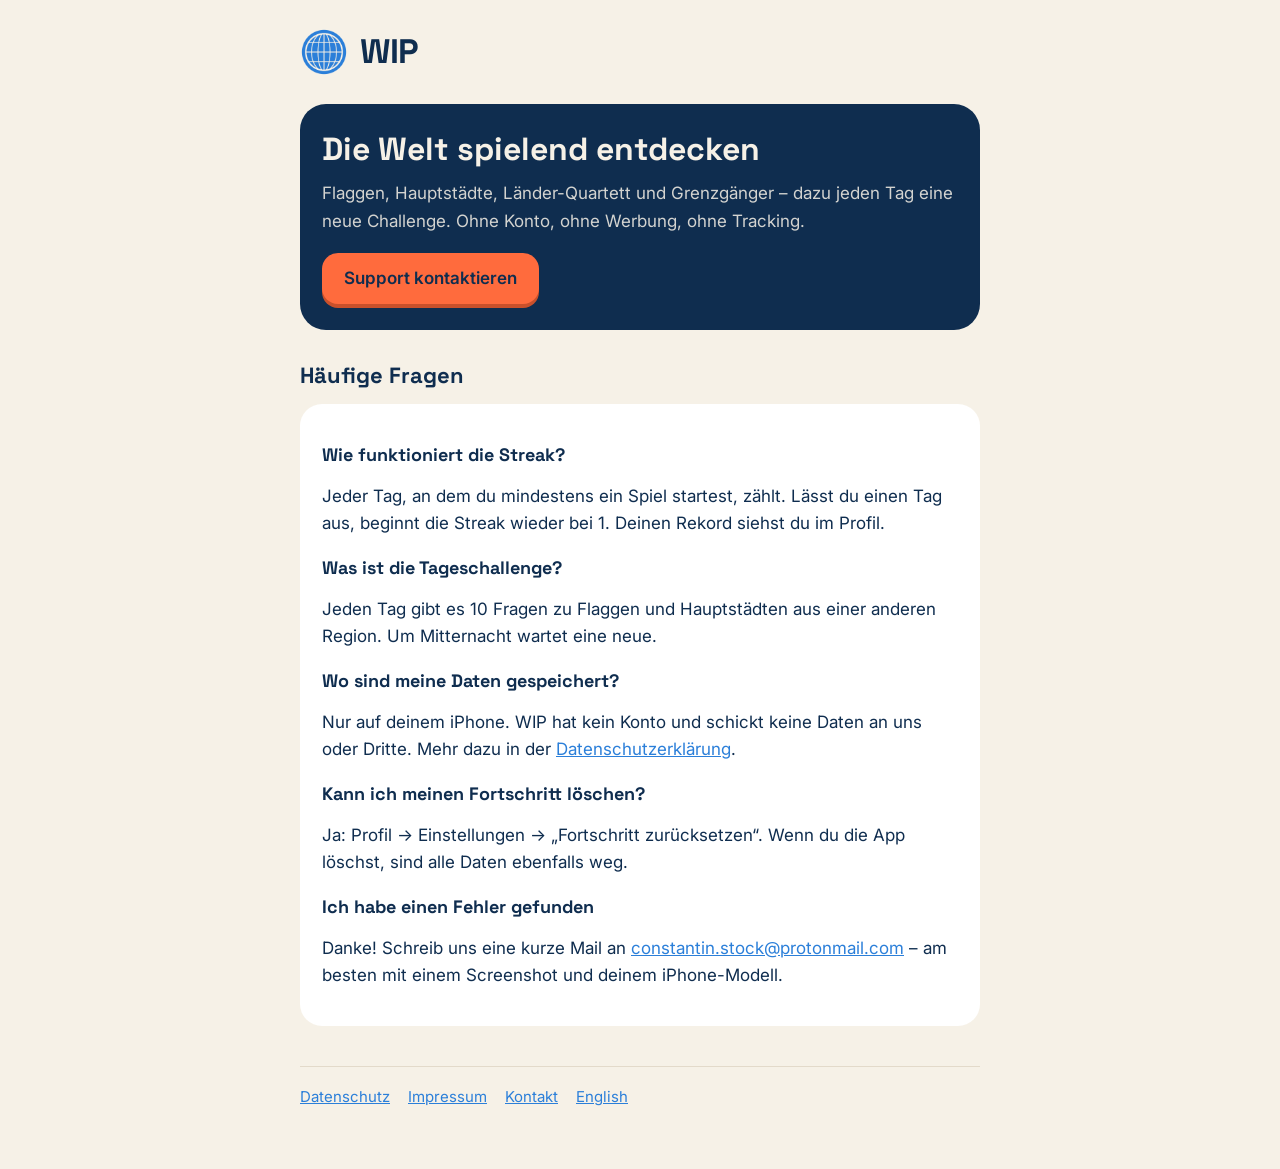
<file: index.html>
<!doctype html>
<html lang="de">
<head>
<meta charset="utf-8">
<meta name="viewport" content="width=device-width, initial-scale=1">
<title>WIP – Support</title>
<meta name="description" content="WIP – das Geografie-Quiz für Flaggen, Hauptstädte, Quartett und Grenzgänger. Hilfe und Kontakt.">
<link rel="stylesheet" href="style.css">
</head>
<body>
<div class="wrap">
  <header><a href="index.html"><img src="logo.png" alt=""><span class="brand">WIP</span></a></header>

  <section class="hero">
    <h1>Die Welt spielend entdecken</h1>
    <p>Flaggen, Hauptstädte, Länder-Quartett und Grenzgänger – dazu jeden Tag eine neue Challenge. Ohne Konto, ohne Werbung, ohne Tracking.</p>
    <a class="button" href="mailto:constantin.stock@protonmail.com?subject=WIP%20Support">Support kontaktieren</a>
  </section>

  <h2>Häufige Fragen</h2>

  <div class="card">
    <h3>Wie funktioniert die Streak?</h3>
    <p>Jeder Tag, an dem du mindestens ein Spiel startest, zählt. Lässt du einen Tag aus, beginnt die Streak wieder bei 1. Deinen Rekord siehst du im Profil.</p>

    <h3>Was ist die Tageschallenge?</h3>
    <p>Jeden Tag gibt es 10 Fragen zu Flaggen und Hauptstädten aus einer anderen Region. Um Mitternacht wartet eine neue.</p>

    <h3>Wo sind meine Daten gespeichert?</h3>
    <p>Nur auf deinem iPhone. WIP hat kein Konto und schickt keine Daten an uns oder Dritte. Mehr dazu in der <a href="datenschutz.html">Datenschutzerklärung</a>.</p>

    <h3>Kann ich meinen Fortschritt löschen?</h3>
    <p>Ja: Profil → Einstellungen → „Fortschritt zurücksetzen“. Wenn du die App löschst, sind alle Daten ebenfalls weg.</p>

    <h3>Ich habe einen Fehler gefunden</h3>
    <p>Danke! Schreib uns eine kurze Mail an <a href="mailto:constantin.stock@protonmail.com?subject=WIP%20Fehler">constantin.stock@protonmail.com</a> – am besten mit einem Screenshot und deinem iPhone-Modell.</p>
  </div>

  <nav>
    <a href="datenschutz.html">Datenschutz</a>
    <a href="impressum.html">Impressum</a>
    <a href="mailto:constantin.stock@protonmail.com">Kontakt</a>
    <a href="en/index.html" lang="en">English</a>
  </nav>
</div>
</body>
</html>
</file>
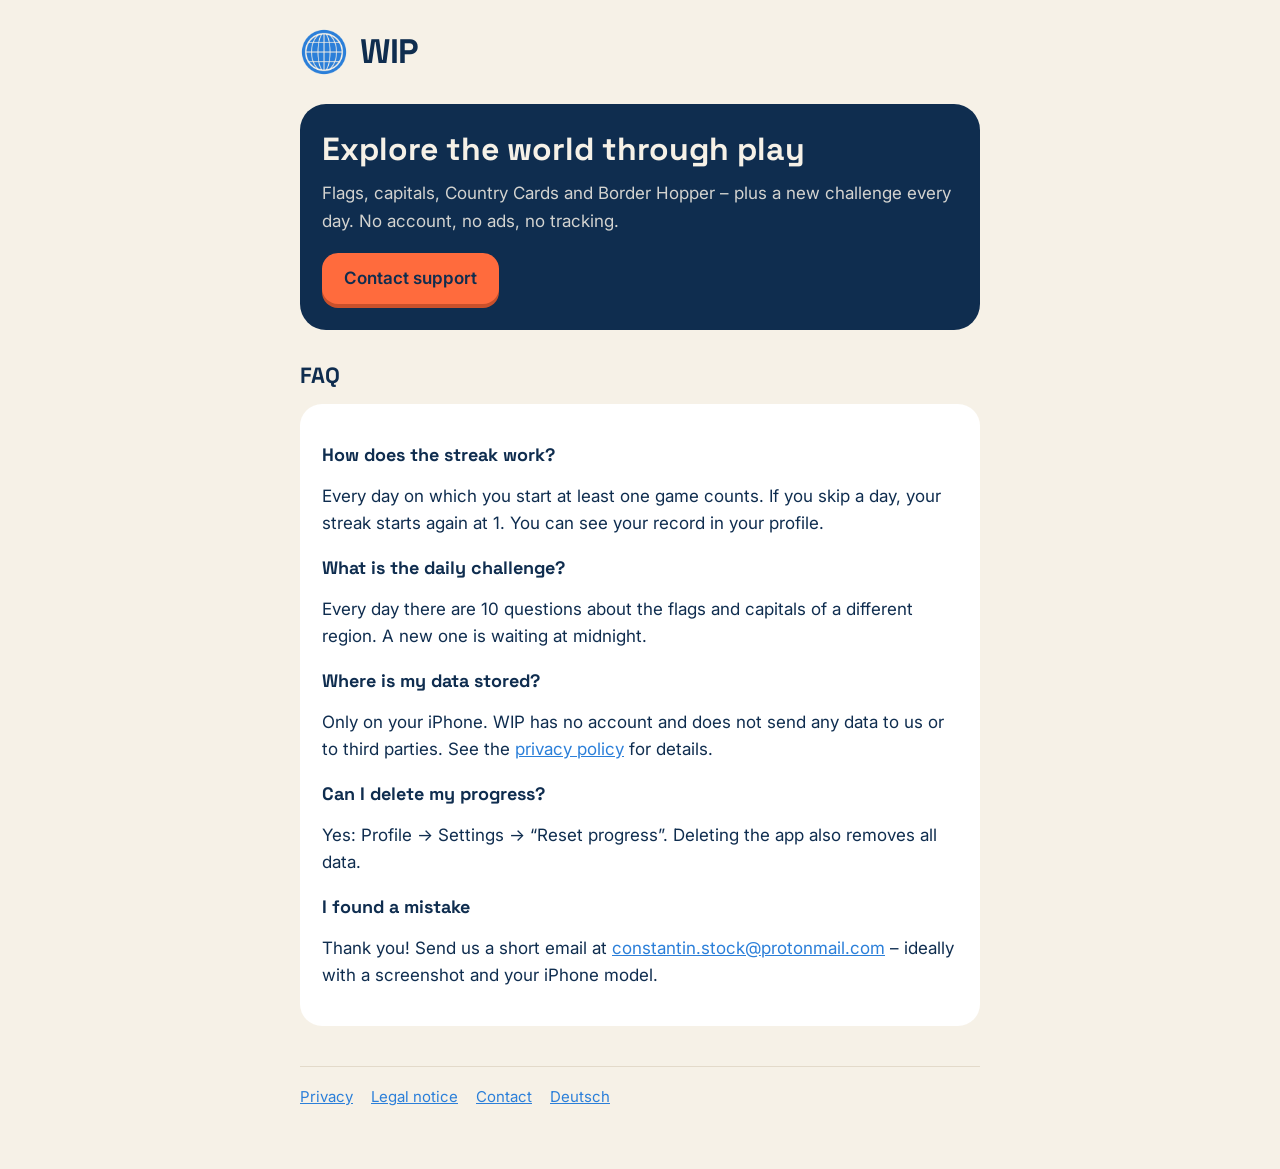
<file: en/index.html>
<!doctype html>
<html lang="en">
<head>
<meta charset="utf-8">
<meta name="viewport" content="width=device-width, initial-scale=1">
<title>WIP – Support</title>
<meta name="description" content="WIP – the geography quiz for flags, capitals, Country Cards and Border Hopper. Help and contact.">
<link rel="stylesheet" href="../style.css">
</head>
<body>
<div class="wrap">
  <header><a href="index.html"><img src="../logo.png" alt=""><span class="brand">WIP</span></a></header>

  <section class="hero">
    <h1>Explore the world through play</h1>
    <p>Flags, capitals, Country Cards and Border Hopper – plus a new challenge every day. No account, no ads, no tracking.</p>
    <a class="button" href="mailto:constantin.stock@protonmail.com?subject=WIP%20Support">Contact support</a>
  </section>

  <h2>FAQ</h2>

  <div class="card">
    <h3>How does the streak work?</h3>
    <p>Every day on which you start at least one game counts. If you skip a day, your streak starts again at 1. You can see your record in your profile.</p>

    <h3>What is the daily challenge?</h3>
    <p>Every day there are 10 questions about the flags and capitals of a different region. A new one is waiting at midnight.</p>

    <h3>Where is my data stored?</h3>
    <p>Only on your iPhone. WIP has no account and does not send any data to us or to third parties. See the <a href="privacy.html">privacy policy</a> for details.</p>

    <h3>Can I delete my progress?</h3>
    <p>Yes: Profile → Settings → “Reset progress”. Deleting the app also removes all data.</p>

    <h3>I found a mistake</h3>
    <p>Thank you! Send us a short email at <a href="mailto:constantin.stock@protonmail.com?subject=WIP%20Bug">constantin.stock@protonmail.com</a> – ideally with a screenshot and your iPhone model.</p>
  </div>

  <nav>
    <a href="privacy.html">Privacy</a>
    <a href="../impressum.html">Legal notice</a>
    <a href="mailto:constantin.stock@protonmail.com">Contact</a>
    <a href="../index.html" lang="de">Deutsch</a>
  </nav>
</div>
</body>
</html>
</file>
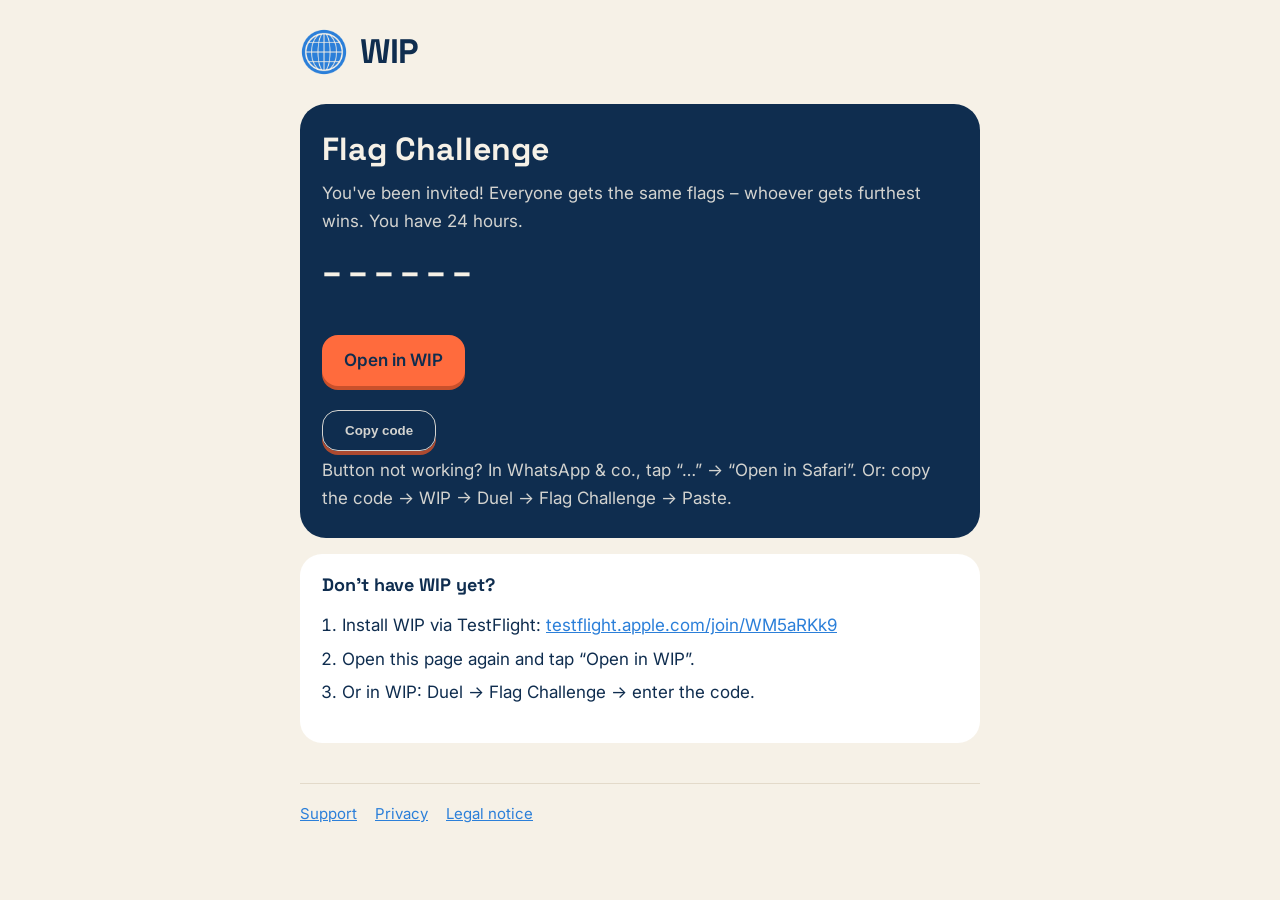
<file: c.html>
<!doctype html>
<html lang="de">
<head>
<meta charset="utf-8">
<meta name="viewport" content="width=device-width, initial-scale=1">
<title>WIP – Flaggen-Challenge</title>
<meta name="description" content="Du wurdest zu einer Flaggen-Challenge in WIP eingeladen. / You've been invited to a Flag Challenge in WIP.">
<meta property="og:title" content="Flaggen-Challenge in WIP">
<meta property="og:description" content="Gleiche Flaggen für alle – wer am weitesten kommt, gewinnt. 24 Stunden Zeit.">
<meta property="og:image" content="https://constistock.github.io/wipquiz/logo.png">
<link rel="stylesheet" href="style.css">
<style>
  .code { font-family: "Space Grotesk", sans-serif; font-size: 34px; font-weight: 700; letter-spacing: 6px; margin: 10px 0 18px; }
  .steps { padding-left: 20px; } .steps li { margin: 6px 0; }
</style>
</head>
<body>
<div class="wrap">
  <header><a href="index.html"><img src="logo.png" alt=""><span class="brand">WIP</span></a></header>

  <section class="hero">
    <h1 id="title">Flaggen-Challenge</h1>
    <p id="lead">Du wurdest eingeladen! Alle bekommen dieselben Flaggen – wer am weitesten kommt, gewinnt. Ihr habt 24 Stunden Zeit.</p>
    <div class="code" id="code">––––––</div>
    <a class="button" id="open" href="#">In WIP öffnen</a>
    <p><button id="copy" class="button" style="background:transparent;color:inherit;border:1.5px solid currentColor">Code kopieren</button></p>
    <p class="muted" id="hint">Klappt der Knopf nicht? In WhatsApp &amp; Co. oben auf „…“ → „In Safari öffnen“ tippen. Oder: Code kopieren → WIP → Duell → Flaggen-Challenge → Einfügen.</p>
  </section>

  <div class="card">
    <h3 id="h-noapp" style="margin-top:0">Noch kein WIP?</h3>
    <ol class="steps" id="steps">
      <li>WIP über TestFlight installieren: <a href="https://testflight.apple.com/join/WM5aRKk9">testflight.apple.com/join/WM5aRKk9</a></li>
      <li>Diese Seite nochmal öffnen und auf „In WIP öffnen“ tippen.</li>
      <li>Oder in WIP: Duell → Flaggen-Challenge → Code eingeben.</li>
    </ol>
  </div>

  <nav>
    <a href="index.html" id="l-support">Support</a>
    <a href="datenschutz.html" id="l-privacy">Datenschutz</a>
    <a href="impressum.html" id="l-imprint">Impressum</a>
  </nav>
</div>
<script>
  // Code aus dem Link (#ABC123) lesen; nur Buchstaben und Ziffern zulassen.
  var code = (location.hash || "").replace("#", "").toUpperCase().replace(/[^A-Z0-9]/g, "").slice(0, 6);
  if (code) {
    document.getElementById("code").textContent = code;
    document.getElementById("open").href = "wipquiz://challenge/" + code;
  }
  document.getElementById("copy").addEventListener("click", function () {
    if (!code) return;
    var b = this;
    (navigator.clipboard ? navigator.clipboard.writeText(code) : Promise.reject()).then(function () {
      b.textContent = b.dataset.done || "Kopiert ✓";
    }).catch(function () { b.textContent = code; });
  });
  if (!(navigator.language || "de").toLowerCase().startsWith("de")) {
    document.documentElement.lang = "en";
    document.title = "WIP – Flag Challenge";
    document.getElementById("title").textContent = "Flag Challenge";
    document.getElementById("lead").textContent = "You've been invited! Everyone gets the same flags – whoever gets furthest wins. You have 24 hours.";
    document.getElementById("open").textContent = "Open in WIP";
    document.getElementById("copy").textContent = "Copy code";
    document.getElementById("copy").dataset.done = "Copied ✓";
    document.getElementById("hint").textContent = "Button not working? In WhatsApp & co., tap “…” → “Open in Safari”. Or: copy the code → WIP → Duel → Flag Challenge → Paste.";
    document.getElementById("h-noapp").textContent = "Don't have WIP yet?";
    document.getElementById("steps").innerHTML =
      '<li>Install WIP via TestFlight: <a href="https://testflight.apple.com/join/WM5aRKk9">testflight.apple.com/join/WM5aRKk9</a></li>' +
      '<li>Open this page again and tap “Open in WIP”.</li>' +
      '<li>Or in WIP: Duel → Flag Challenge → enter the code.</li>';
    document.getElementById("l-privacy").href = "en/privacy.html";
    document.getElementById("l-privacy").textContent = "Privacy";
    document.getElementById("l-imprint").textContent = "Legal notice";
    document.getElementById("l-support").href = "en/index.html";
  }
</script>
</body>
</html>
</file>
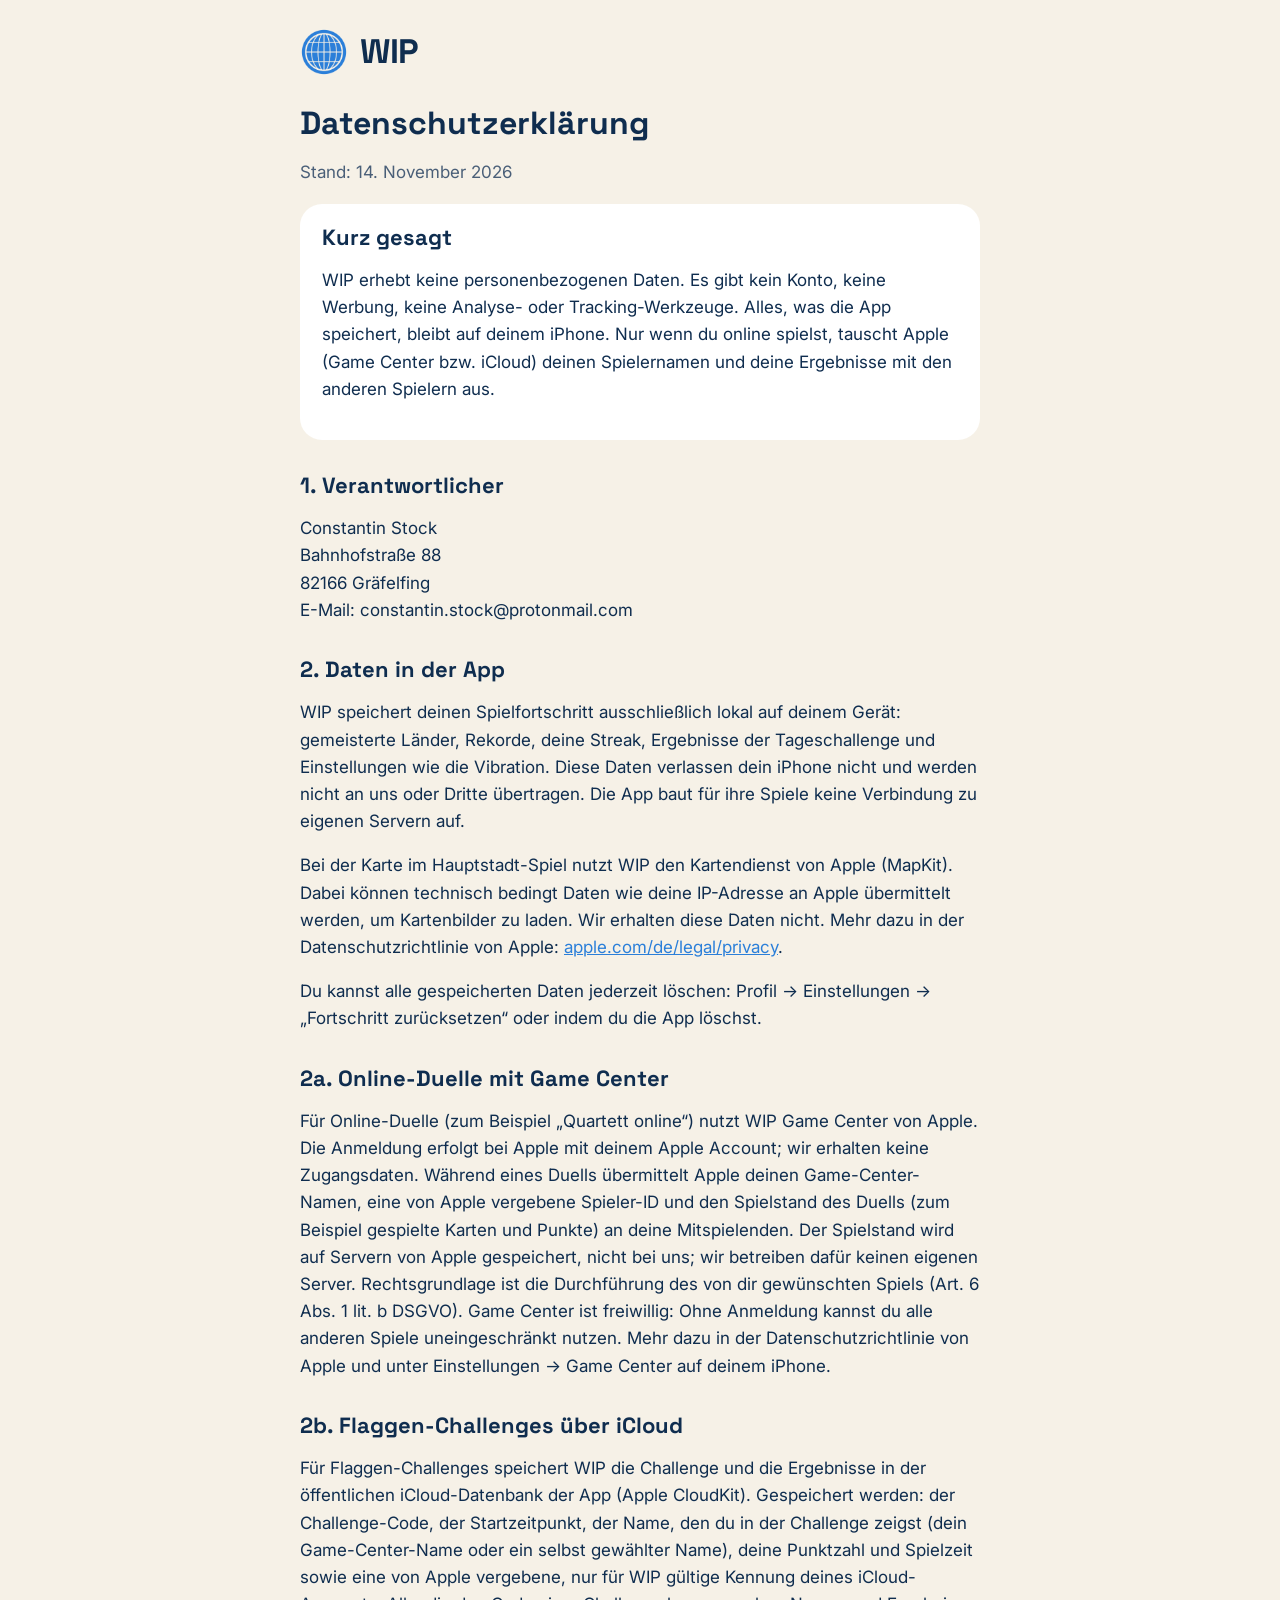
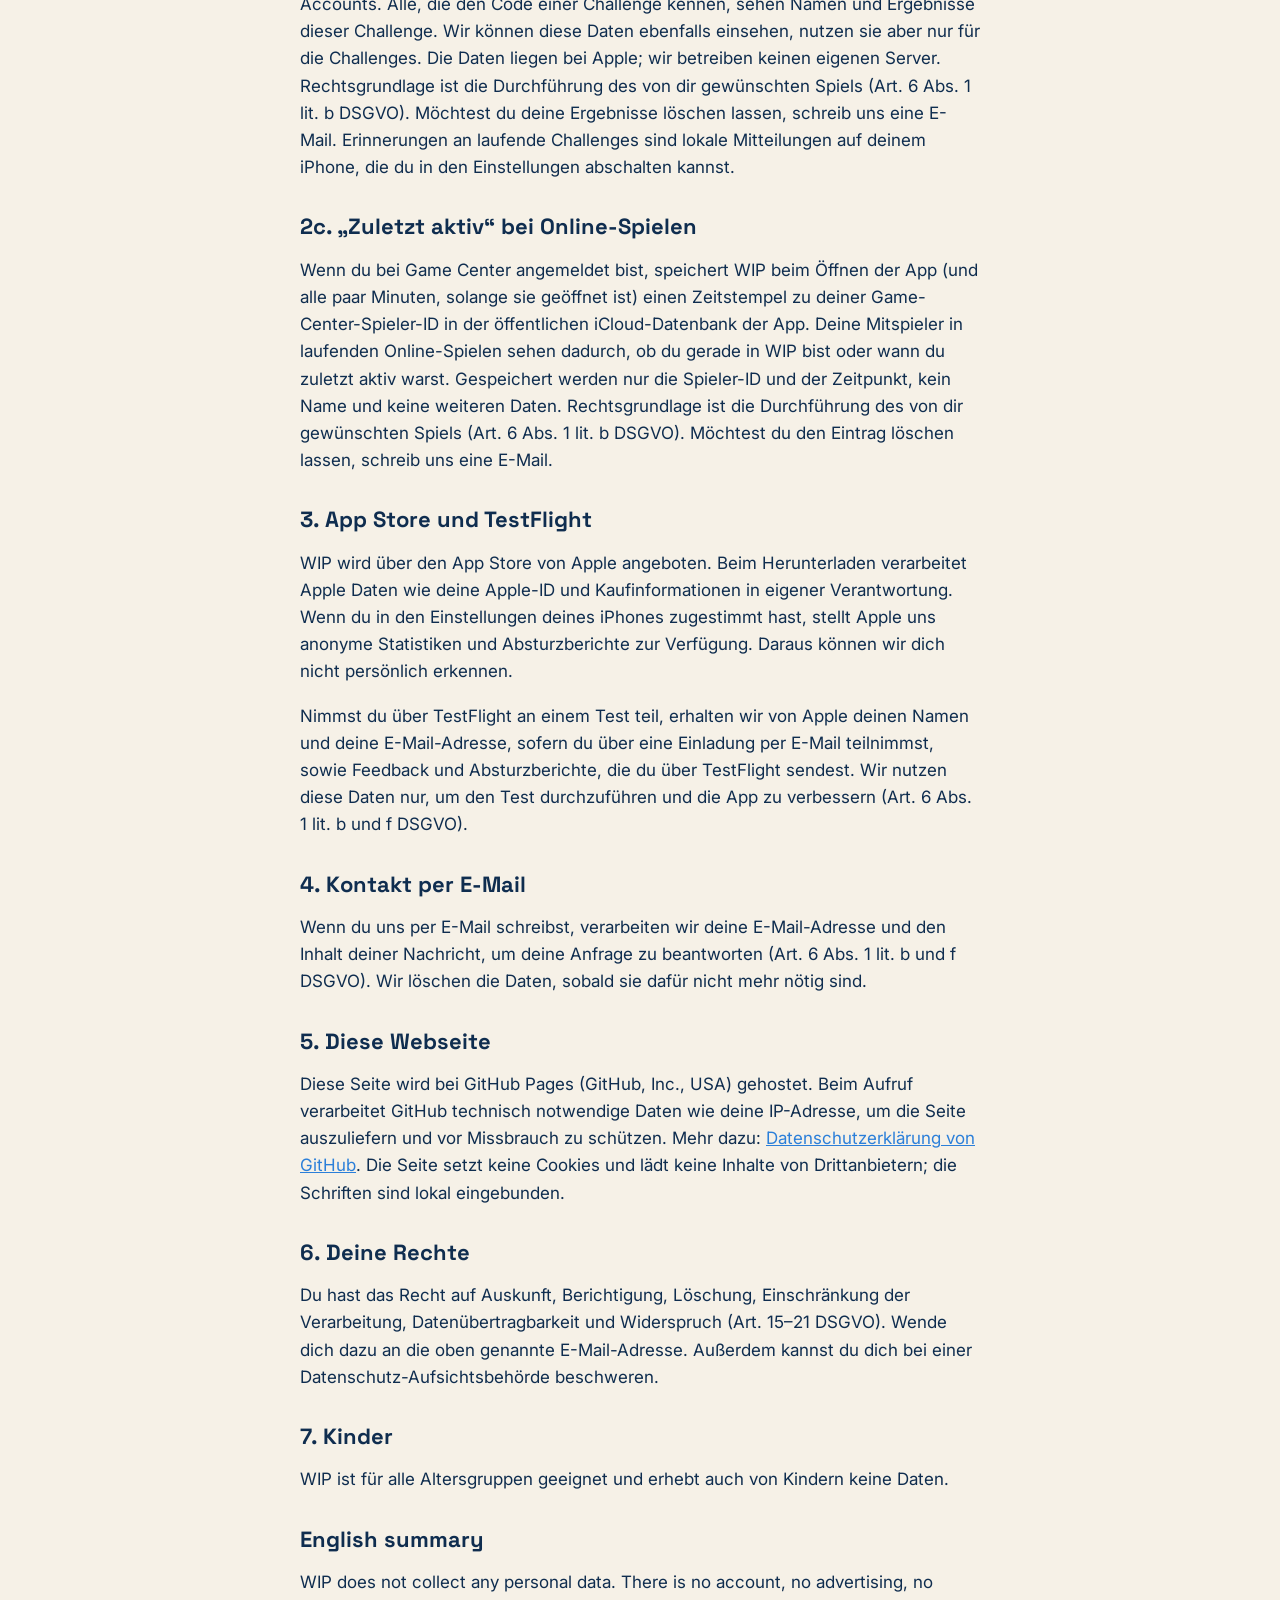
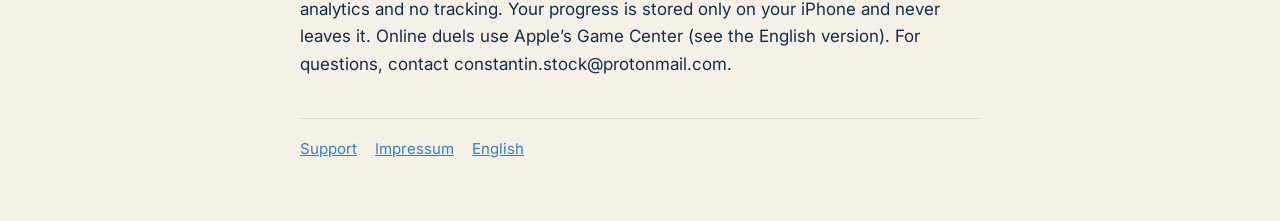
<file: datenschutz.html>
<!doctype html>
<html lang="de">
<head>
<meta charset="utf-8">
<meta name="viewport" content="width=device-width, initial-scale=1">
<title>WIP – Datenschutz</title>
<link rel="stylesheet" href="style.css">
</head>
<body>
<div class="wrap">
  <header><a href="index.html"><img src="logo.png" alt=""><span class="brand">WIP</span></a></header>

  <h1>Datenschutzerklärung</h1>
  <p class="muted">Stand: 14. November 2026</p>

  <div class="card">
    <h2 style="margin-top:0">Kurz gesagt</h2>
    <p>WIP erhebt keine personenbezogenen Daten. Es gibt kein Konto, keine Werbung, keine Analyse- oder Tracking-Werkzeuge. Alles, was die App speichert, bleibt auf deinem iPhone. Nur wenn du online spielst, tauscht Apple (Game Center bzw. iCloud) deinen Spielernamen und deine Ergebnisse mit den anderen Spielern aus.</p>
  </div>

  <h2>1. Verantwortlicher</h2>
  <p>
    <span>Constantin Stock</span><br>
    <span>Bahnhofstraße 88</span><br>
    <span>82166 Gräfelfing</span><br>
    E-Mail: <span>constantin.stock@protonmail.com</span>
  </p>

  <h2>2. Daten in der App</h2>
  <p>WIP speichert deinen Spielfortschritt ausschließlich lokal auf deinem Gerät: gemeisterte Länder, Rekorde, deine Streak, Ergebnisse der Tageschallenge und Einstellungen wie die Vibration. Diese Daten verlassen dein iPhone nicht und werden nicht an uns oder Dritte übertragen. Die App baut für ihre Spiele keine Verbindung zu eigenen Servern auf.</p>
  <p>Bei der Karte im Hauptstadt-Spiel nutzt WIP den Kartendienst von Apple (MapKit). Dabei können technisch bedingt Daten wie deine IP-Adresse an Apple übermittelt werden, um Kartenbilder zu laden. Wir erhalten diese Daten nicht. Mehr dazu in der Datenschutzrichtlinie von Apple: <a href="https://www.apple.com/de/legal/privacy/">apple.com/de/legal/privacy</a>.</p>
  <p>Du kannst alle gespeicherten Daten jederzeit löschen: Profil → Einstellungen → „Fortschritt zurücksetzen“ oder indem du die App löschst.</p>

  <h2>2a. Online-Duelle mit Game Center</h2>
  <p>Für Online-Duelle (zum Beispiel „Quartett online“) nutzt WIP Game Center von Apple. Die Anmeldung erfolgt bei Apple mit deinem Apple Account; wir erhalten keine Zugangsdaten. Während eines Duells übermittelt Apple deinen Game-Center-Namen, eine von Apple vergebene Spieler-ID und den Spielstand des Duells (zum Beispiel gespielte Karten und Punkte) an deine Mitspielenden. Der Spielstand wird auf Servern von Apple gespeichert, nicht bei uns; wir betreiben dafür keinen eigenen Server. Rechtsgrundlage ist die Durchführung des von dir gewünschten Spiels (Art. 6 Abs. 1 lit. b DSGVO). Game Center ist freiwillig: Ohne Anmeldung kannst du alle anderen Spiele uneingeschränkt nutzen. Mehr dazu in der Datenschutzrichtlinie von Apple und unter Einstellungen → Game Center auf deinem iPhone.</p>

  <h2>2b. Flaggen-Challenges über iCloud</h2>
  <p>Für Flaggen-Challenges speichert WIP die Challenge und die Ergebnisse in der öffentlichen iCloud-Datenbank der App (Apple CloudKit). Gespeichert werden: der Challenge-Code, der Startzeitpunkt, der Name, den du in der Challenge zeigst (dein Game-Center-Name oder ein selbst gewählter Name), deine Punktzahl und Spielzeit sowie eine von Apple vergebene, nur für WIP gültige Kennung deines iCloud-Accounts. Alle, die den Code einer Challenge kennen, sehen Namen und Ergebnisse dieser Challenge. Wir können diese Daten ebenfalls einsehen, nutzen sie aber nur für die Challenges. Die Daten liegen bei Apple; wir betreiben keinen eigenen Server. Rechtsgrundlage ist die Durchführung des von dir gewünschten Spiels (Art. 6 Abs. 1 lit. b DSGVO). Möchtest du deine Ergebnisse löschen lassen, schreib uns eine E-Mail. Erinnerungen an laufende Challenges sind lokale Mitteilungen auf deinem iPhone, die du in den Einstellungen abschalten kannst.</p>
  <h2>2c. „Zuletzt aktiv“ bei Online-Spielen</h2>
  <p>Wenn du bei Game Center angemeldet bist, speichert WIP beim Öffnen der App (und alle paar Minuten, solange sie geöffnet ist) einen Zeitstempel zu deiner Game-Center-Spieler-ID in der öffentlichen iCloud-Datenbank der App. Deine Mitspieler in laufenden Online-Spielen sehen dadurch, ob du gerade in WIP bist oder wann du zuletzt aktiv warst. Gespeichert werden nur die Spieler-ID und der Zeitpunkt, kein Name und keine weiteren Daten. Rechtsgrundlage ist die Durchführung des von dir gewünschten Spiels (Art. 6 Abs. 1 lit. b DSGVO). Möchtest du den Eintrag löschen lassen, schreib uns eine E-Mail.</p>

  <h2>3. App Store und TestFlight</h2>
  <p>WIP wird über den App Store von Apple angeboten. Beim Herunterladen verarbeitet Apple Daten wie deine Apple-ID und Kaufinformationen in eigener Verantwortung. Wenn du in den Einstellungen deines iPhones zugestimmt hast, stellt Apple uns anonyme Statistiken und Absturzberichte zur Verfügung. Daraus können wir dich nicht persönlich erkennen.</p>
  <p>Nimmst du über TestFlight an einem Test teil, erhalten wir von Apple deinen Namen und deine E-Mail-Adresse, sofern du über eine Einladung per E-Mail teilnimmst, sowie Feedback und Absturzberichte, die du über TestFlight sendest. Wir nutzen diese Daten nur, um den Test durchzuführen und die App zu verbessern (Art. 6 Abs. 1 lit. b und f DSGVO).</p>

  <h2>4. Kontakt per E-Mail</h2>
  <p>Wenn du uns per E-Mail schreibst, verarbeiten wir deine E-Mail-Adresse und den Inhalt deiner Nachricht, um deine Anfrage zu beantworten (Art. 6 Abs. 1 lit. b und f DSGVO). Wir löschen die Daten, sobald sie dafür nicht mehr nötig sind.</p>

  <h2>5. Diese Webseite</h2>
  <p>Diese Seite wird bei GitHub Pages (GitHub, Inc., USA) gehostet. Beim Aufruf verarbeitet GitHub technisch notwendige Daten wie deine IP-Adresse, um die Seite auszuliefern und vor Missbrauch zu schützen. Mehr dazu: <a href="https://docs.github.com/de/site-policy/privacy-policies/github-general-privacy-statement">Datenschutzerklärung von GitHub</a>. Die Seite setzt keine Cookies und lädt keine Inhalte von Drittanbietern; die Schriften sind lokal eingebunden.</p>

  <h2>6. Deine Rechte</h2>
  <p>Du hast das Recht auf Auskunft, Berichtigung, Löschung, Einschränkung der Verarbeitung, Datenübertragbarkeit und Widerspruch (Art. 15–21 DSGVO). Wende dich dazu an die oben genannte E-Mail-Adresse. Außerdem kannst du dich bei einer Datenschutz-Aufsichtsbehörde beschweren.</p>

  <h2>7. Kinder</h2>
  <p>WIP ist für alle Altersgruppen geeignet und erhebt auch von Kindern keine Daten.</p>

  <h2>English summary</h2>
  <p>WIP does not collect any personal data. There is no account, no advertising, no analytics and no tracking. Your progress is stored only on your iPhone and never leaves it. Online duels use Apple’s Game Center (see the English version). For questions, contact <span>constantin.stock@protonmail.com</span>.</p>

  <nav>
    <a href="index.html">Support</a>
    <a href="impressum.html">Impressum</a>
    <a href="en/privacy.html" lang="en">English</a>
  </nav>
</div>
</body>
</html>
</file>
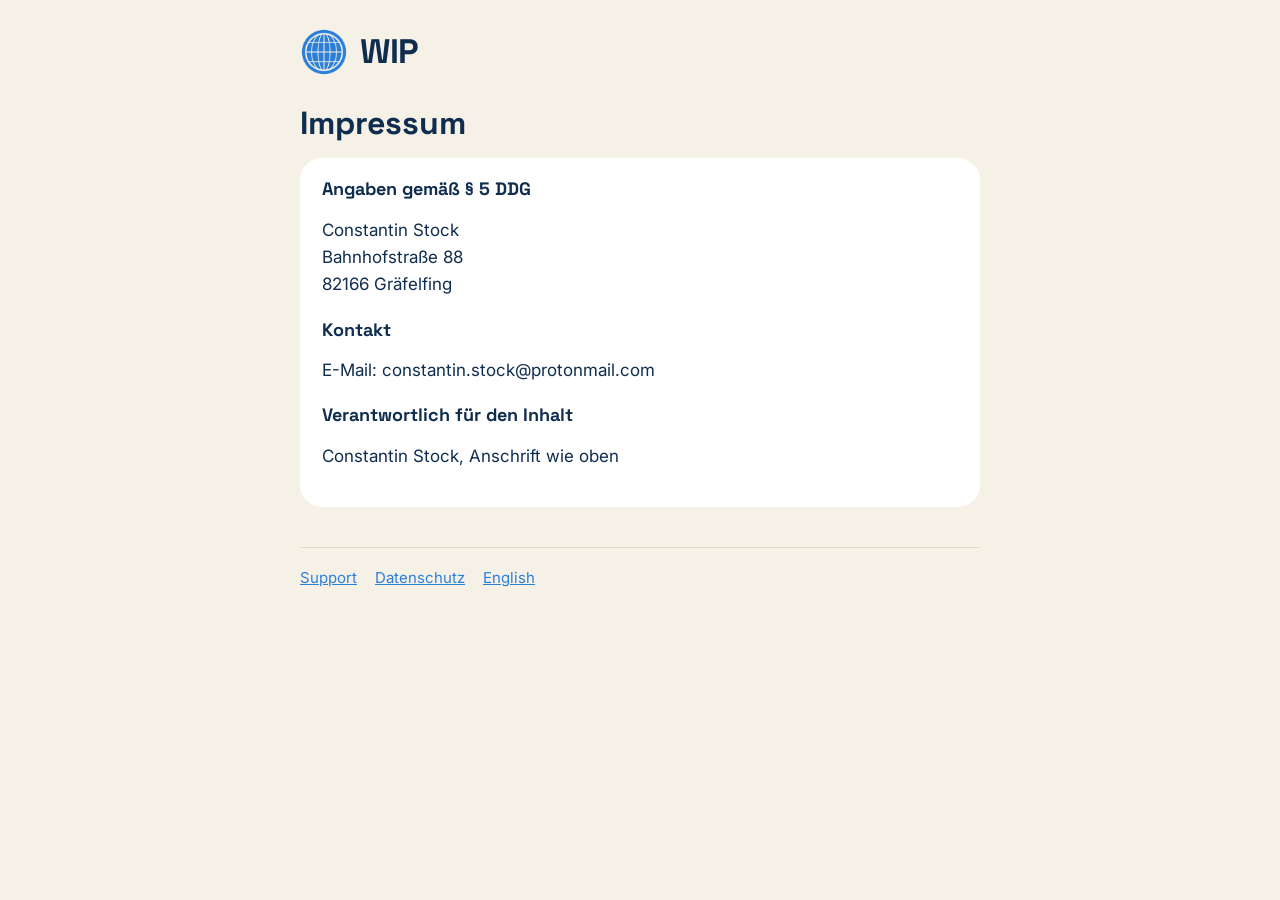
<file: impressum.html>
<!doctype html>
<html lang="de">
<head>
<meta charset="utf-8">
<meta name="viewport" content="width=device-width, initial-scale=1">
<title>WIP – Impressum</title>
<link rel="stylesheet" href="style.css">
</head>
<body>
<div class="wrap">
  <header><a href="index.html"><img src="logo.png" alt=""><span class="brand">WIP</span></a></header>

  <h1>Impressum</h1>

  <div class="card">
    <h3 style="margin-top:0">Angaben gemäß § 5 DDG</h3>
    <p>
      <span>Constantin Stock</span><br>
      <span>Bahnhofstraße 88</span><br>
      <span>82166 Gräfelfing</span>
    </p>
    <h3>Kontakt</h3>
    <p>E-Mail: <span>constantin.stock@protonmail.com</span></p>
    <h3>Verantwortlich für den Inhalt</h3>
    <p><span>Constantin Stock</span>, Anschrift wie oben</p>
  </div>

  <nav>
    <a href="index.html">Support</a>
    <a href="datenschutz.html">Datenschutz</a>
    <a href="en/index.html" lang="en">English</a>
  </nav>
</div>
</body>
</html>
</file>
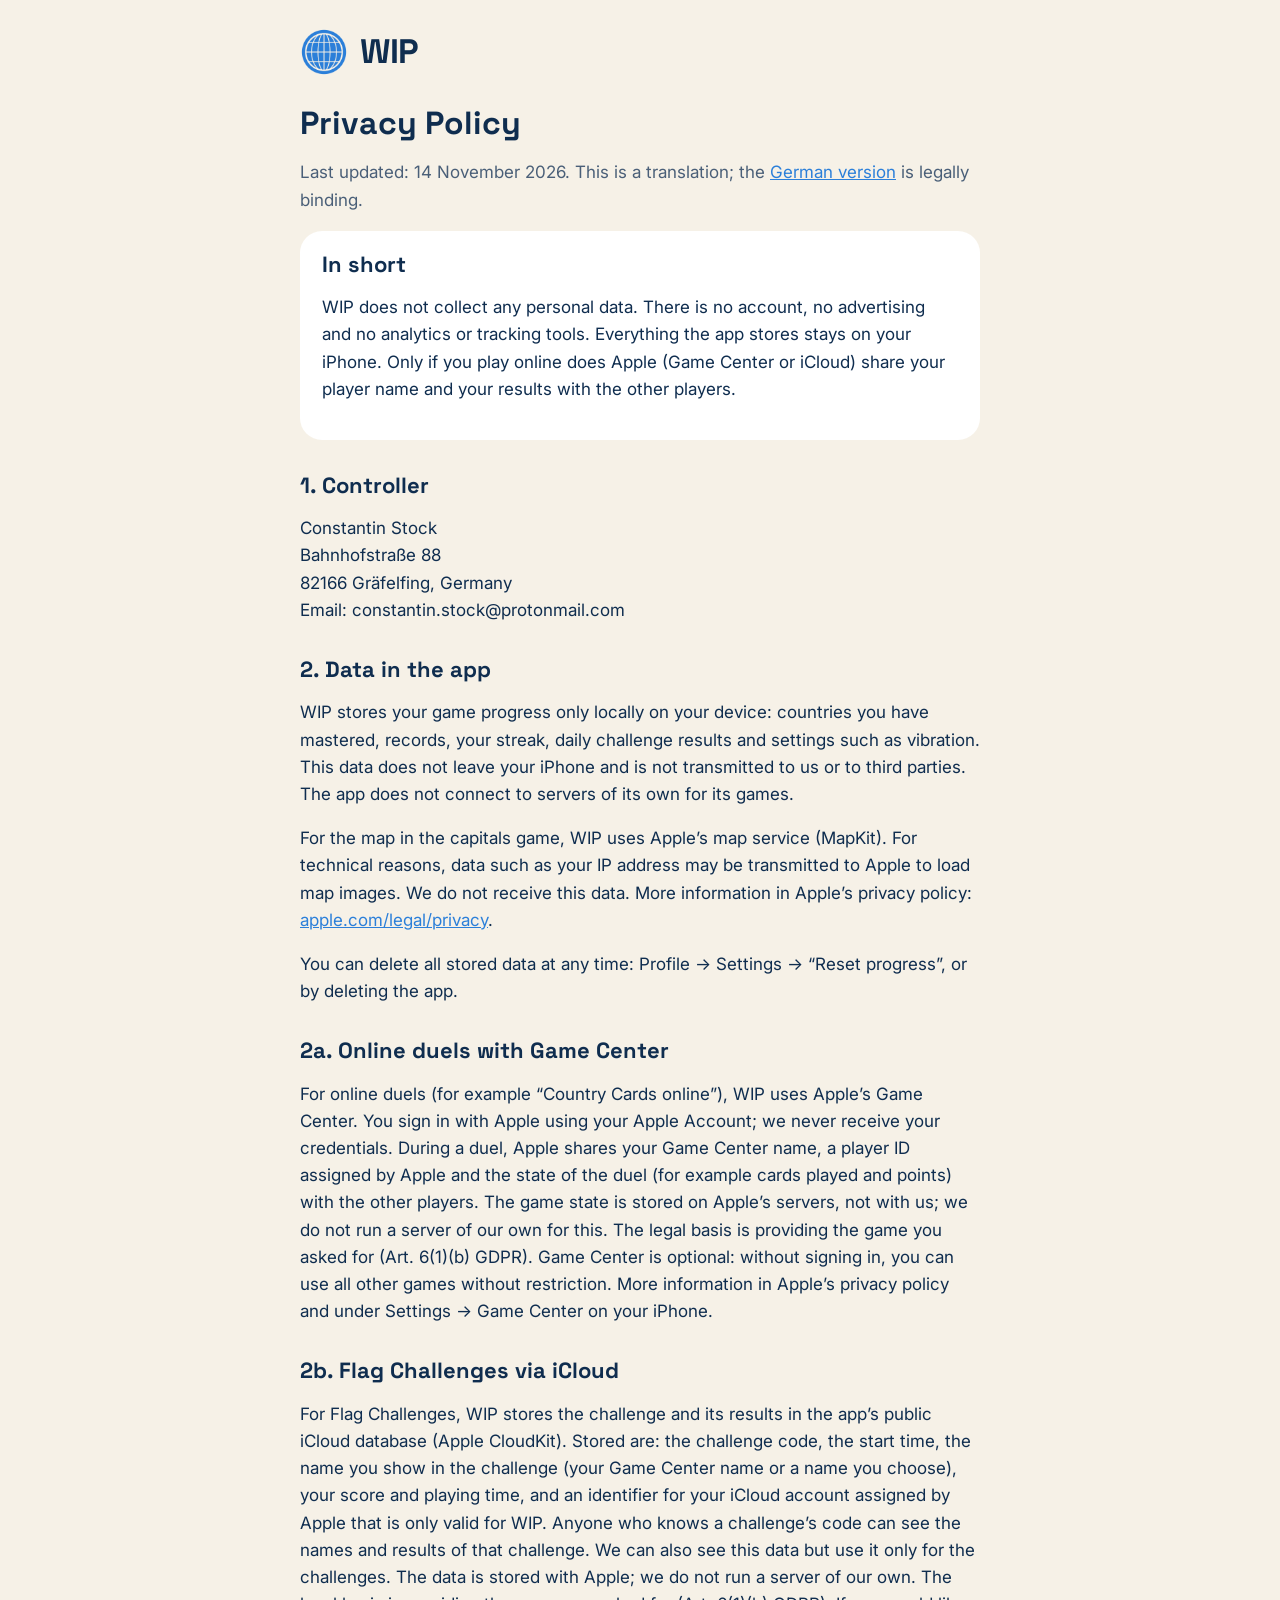
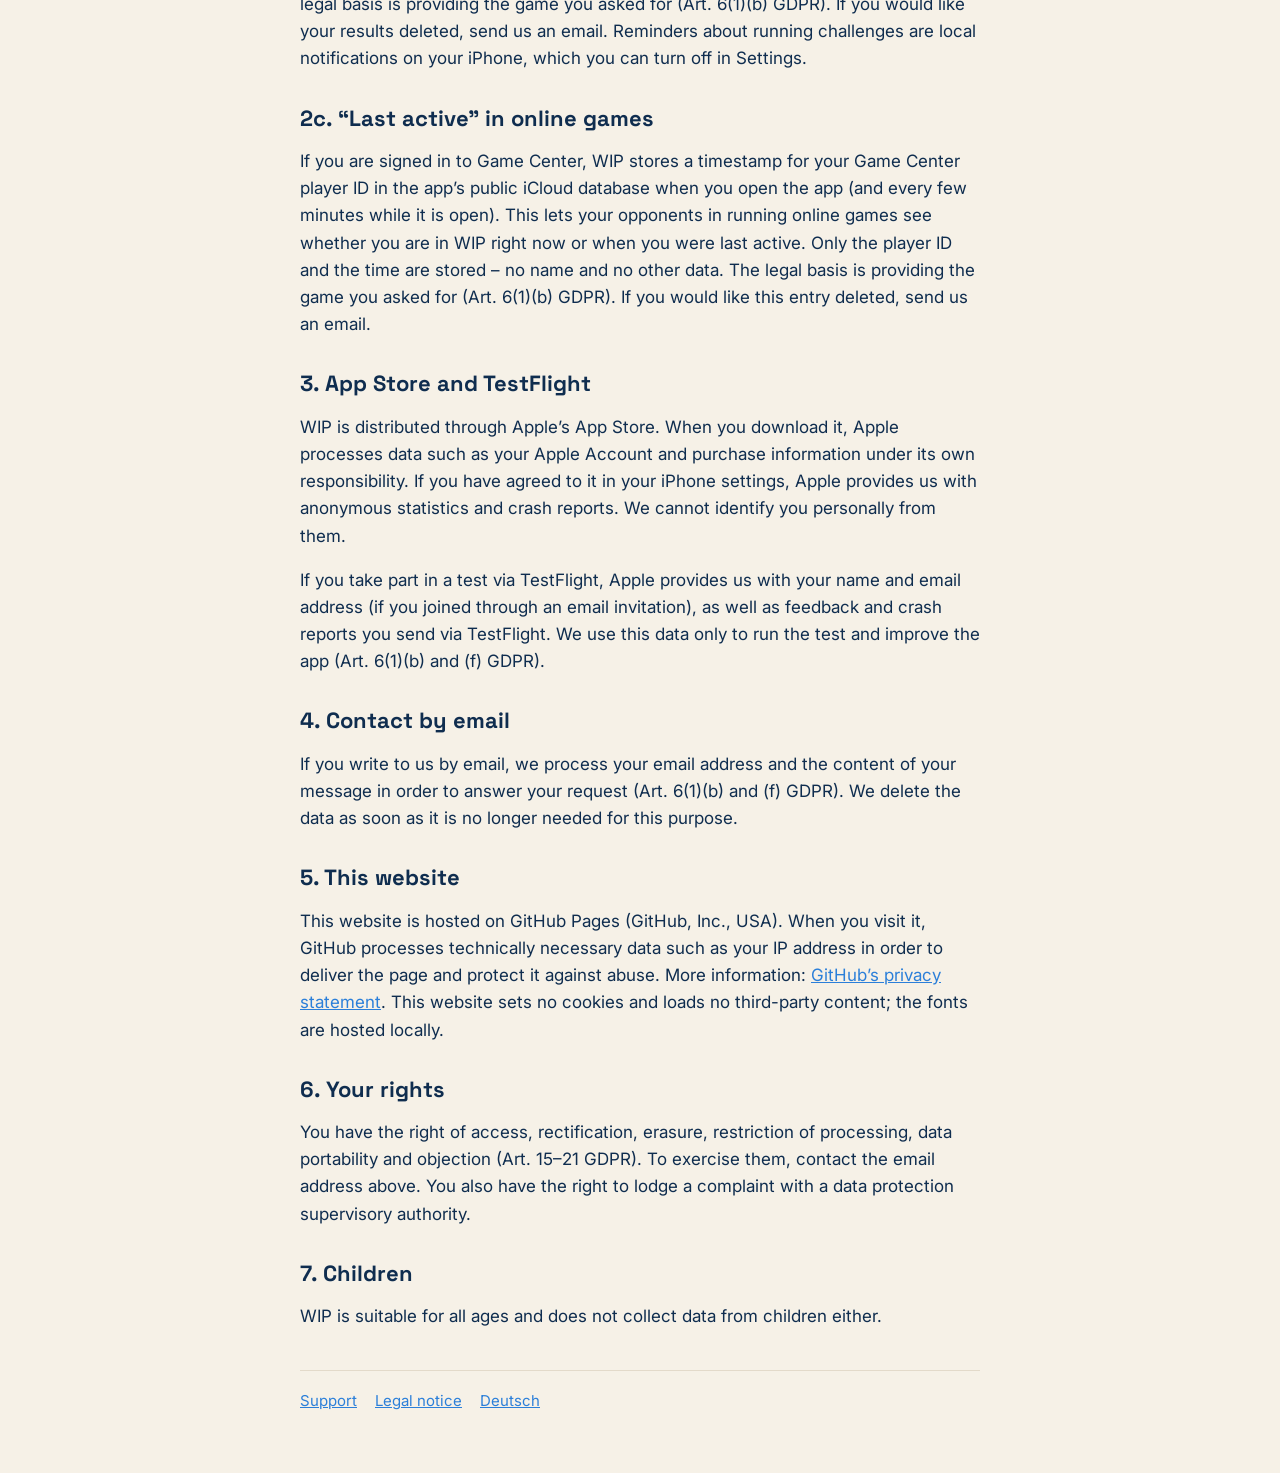
<file: en/privacy.html>
<!doctype html>
<html lang="en">
<head>
<meta charset="utf-8">
<meta name="viewport" content="width=device-width, initial-scale=1">
<title>WIP – Privacy</title>
<link rel="stylesheet" href="../style.css">
</head>
<body>
<div class="wrap">
  <header><a href="index.html"><img src="../logo.png" alt=""><span class="brand">WIP</span></a></header>

  <h1>Privacy Policy</h1>
  <p class="muted">Last updated: 14 November 2026. This is a translation; the <a href="../datenschutz.html" lang="de">German version</a> is legally binding.</p>

  <div class="card">
    <h2 style="margin-top:0">In short</h2>
    <p>WIP does not collect any personal data. There is no account, no advertising and no analytics or tracking tools. Everything the app stores stays on your iPhone. Only if you play online does Apple (Game Center or iCloud) share your player name and your results with the other players.</p>
  </div>

  <h2>1. Controller</h2>
  <p>
    <span>Constantin Stock</span><br>
    <span>Bahnhofstraße 88</span><br>
    <span>82166 Gräfelfing, Germany</span><br>
    Email: <span>constantin.stock@protonmail.com</span>
  </p>

  <h2>2. Data in the app</h2>
  <p>WIP stores your game progress only locally on your device: countries you have mastered, records, your streak, daily challenge results and settings such as vibration. This data does not leave your iPhone and is not transmitted to us or to third parties. The app does not connect to servers of its own for its games.</p>
  <p>For the map in the capitals game, WIP uses Apple’s map service (MapKit). For technical reasons, data such as your IP address may be transmitted to Apple to load map images. We do not receive this data. More information in Apple’s privacy policy: <a href="https://www.apple.com/legal/privacy/">apple.com/legal/privacy</a>.</p>
  <p>You can delete all stored data at any time: Profile → Settings → “Reset progress”, or by deleting the app.</p>

  <h2>2a. Online duels with Game Center</h2>
  <p>For online duels (for example “Country Cards online”), WIP uses Apple’s Game Center. You sign in with Apple using your Apple Account; we never receive your credentials. During a duel, Apple shares your Game Center name, a player ID assigned by Apple and the state of the duel (for example cards played and points) with the other players. The game state is stored on Apple’s servers, not with us; we do not run a server of our own for this. The legal basis is providing the game you asked for (Art. 6(1)(b) GDPR). Game Center is optional: without signing in, you can use all other games without restriction. More information in Apple’s privacy policy and under Settings → Game Center on your iPhone.</p>

  <h2>2b. Flag Challenges via iCloud</h2>
  <p>For Flag Challenges, WIP stores the challenge and its results in the app’s public iCloud database (Apple CloudKit). Stored are: the challenge code, the start time, the name you show in the challenge (your Game Center name or a name you choose), your score and playing time, and an identifier for your iCloud account assigned by Apple that is only valid for WIP. Anyone who knows a challenge’s code can see the names and results of that challenge. We can also see this data but use it only for the challenges. The data is stored with Apple; we do not run a server of our own. The legal basis is providing the game you asked for (Art. 6(1)(b) GDPR). If you would like your results deleted, send us an email. Reminders about running challenges are local notifications on your iPhone, which you can turn off in Settings.</p>
  <h2>2c. “Last active” in online games</h2>
  <p>If you are signed in to Game Center, WIP stores a timestamp for your Game Center player ID in the app’s public iCloud database when you open the app (and every few minutes while it is open). This lets your opponents in running online games see whether you are in WIP right now or when you were last active. Only the player ID and the time are stored – no name and no other data. The legal basis is providing the game you asked for (Art. 6(1)(b) GDPR). If you would like this entry deleted, send us an email.</p>

  <h2>3. App Store and TestFlight</h2>
  <p>WIP is distributed through Apple’s App Store. When you download it, Apple processes data such as your Apple Account and purchase information under its own responsibility. If you have agreed to it in your iPhone settings, Apple provides us with anonymous statistics and crash reports. We cannot identify you personally from them.</p>
  <p>If you take part in a test via TestFlight, Apple provides us with your name and email address (if you joined through an email invitation), as well as feedback and crash reports you send via TestFlight. We use this data only to run the test and improve the app (Art. 6(1)(b) and (f) GDPR).</p>

  <h2>4. Contact by email</h2>
  <p>If you write to us by email, we process your email address and the content of your message in order to answer your request (Art. 6(1)(b) and (f) GDPR). We delete the data as soon as it is no longer needed for this purpose.</p>

  <h2>5. This website</h2>
  <p>This website is hosted on GitHub Pages (GitHub, Inc., USA). When you visit it, GitHub processes technically necessary data such as your IP address in order to deliver the page and protect it against abuse. More information: <a href="https://docs.github.com/en/site-policy/privacy-policies/github-general-privacy-statement">GitHub’s privacy statement</a>. This website sets no cookies and loads no third-party content; the fonts are hosted locally.</p>

  <h2>6. Your rights</h2>
  <p>You have the right of access, rectification, erasure, restriction of processing, data portability and objection (Art. 15–21 GDPR). To exercise them, contact the email address above. You also have the right to lodge a complaint with a data protection supervisory authority.</p>

  <h2>7. Children</h2>
  <p>WIP is suitable for all ages and does not collect data from children either.</p>

  <nav>
    <a href="index.html">Support</a>
    <a href="../impressum.html">Legal notice</a>
    <a href="../datenschutz.html" lang="de">Deutsch</a>
  </nav>
</div>
</body>
</html>
</file>
<file: style.css>
/* WIP – Webseite im Stil des Brand Boards. Schriften lokal (keine Verbindung zu Google). */
@font-face { font-family: "Space Grotesk"; src: url("fonts/SpaceGrotesk.ttf") format("truetype"); font-weight: 300 700; font-display: swap; }
@font-face { font-family: "Inter"; src: url("fonts/Inter.ttf") format("truetype"); font-weight: 100 900; font-display: swap; }

:root {
  --bg: #F6F1E7; --card: #FFFFFF; --ink: #0F2D4F; --sub: #4A5F78; --line: #E3DACA;
  --ozean: #2B7FD9; --kompass: #FF6B3D; --hero: #0F2D4F; --on-hero: #F6F1E7;
}
@media (prefers-color-scheme: dark) {
  :root { --bg: #0A1A2E; --card: #14304F; --ink: #F6F1E7; --sub: #9FB3C8; --line: #24456B; --hero: #1C3F66; }
}

* { box-sizing: border-box; }
html { -webkit-text-size-adjust: 100%; }
body {
  margin: 0; background: var(--bg); color: var(--ink);
  font: 17px/1.6 "Inter", system-ui, sans-serif;
}
.wrap { max-width: 720px; margin: 0 auto; padding: 28px 20px 60px; }
header { display: flex; align-items: center; gap: 12px; margin-bottom: 28px; }
header img { width: 48px; height: 48px; }
header a { display: flex; align-items: center; gap: 12px; color: inherit; text-decoration: none; }
.brand { font: 700 34px/1 "Space Grotesk", sans-serif; letter-spacing: -1px; }
h1, h2, h3 { font-family: "Space Grotesk", sans-serif; line-height: 1.2; }
h1 { font-size: 32px; margin: 0 0 12px; }
h2 { font-size: 22px; margin: 32px 0 8px; }
h3 { font-size: 18px; margin: 20px 0 4px; }
p, li { color: var(--ink); }
.muted { color: var(--sub); }
a { color: var(--ozean); }
.card { background: var(--card); border-radius: 22px; padding: 20px 22px; margin: 16px 0; }
.hero { background: var(--hero); color: var(--on-hero); border-radius: 26px; padding: 26px 22px; }
.hero p { color: var(--on-hero); opacity: .85; margin: 6px 0 0; }
.hero h1 { color: var(--on-hero); }
.button {
  display: inline-block; margin-top: 18px; background: var(--kompass); color: #0F2D4F;
  font-weight: 600; text-decoration: none; padding: 12px 22px; border-radius: 16px;
  box-shadow: 0 4px 0 #C9502B;
}
nav { display: flex; flex-wrap: wrap; gap: 8px 18px; margin-top: 40px; padding-top: 18px; border-top: 1px solid var(--line); font-size: 15px; }
.placeholder { background: #FFE7DF; color: #B03B19; padding: 0 4px; border-radius: 4px; }
</file>
